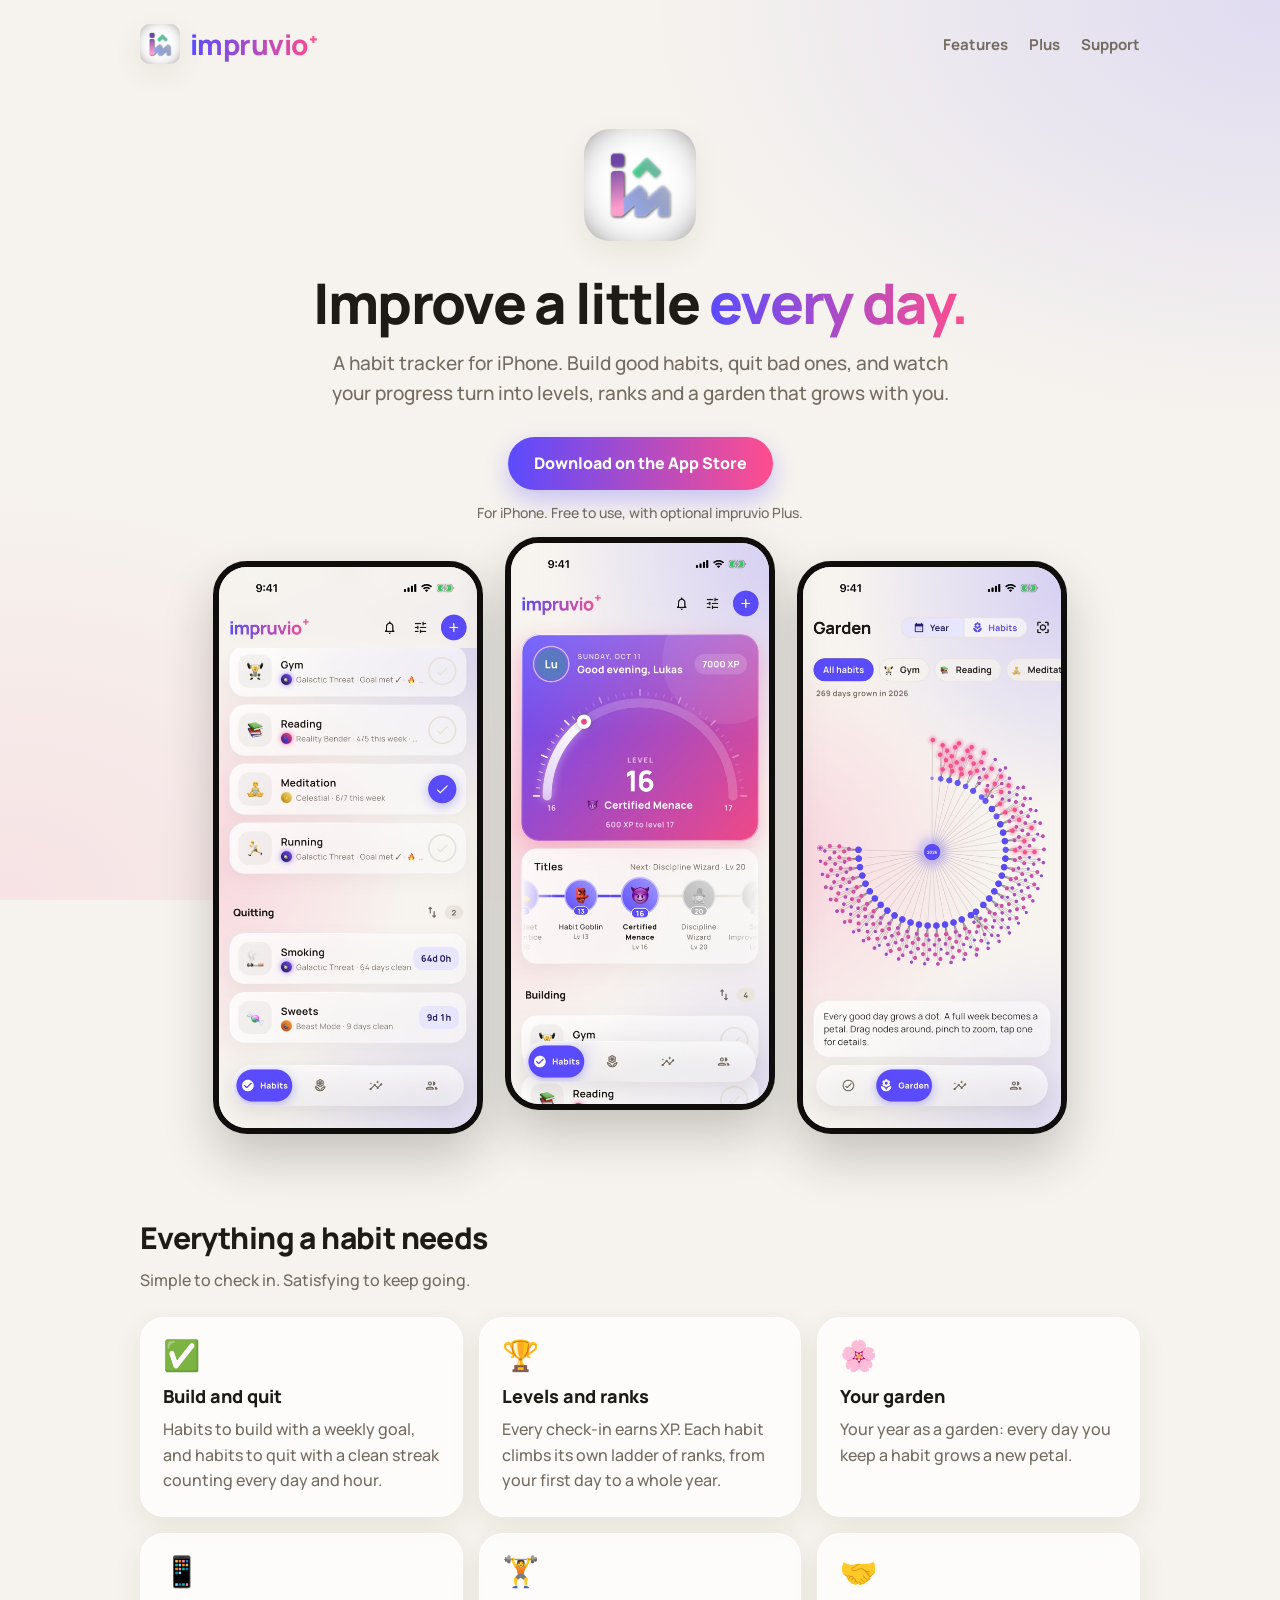
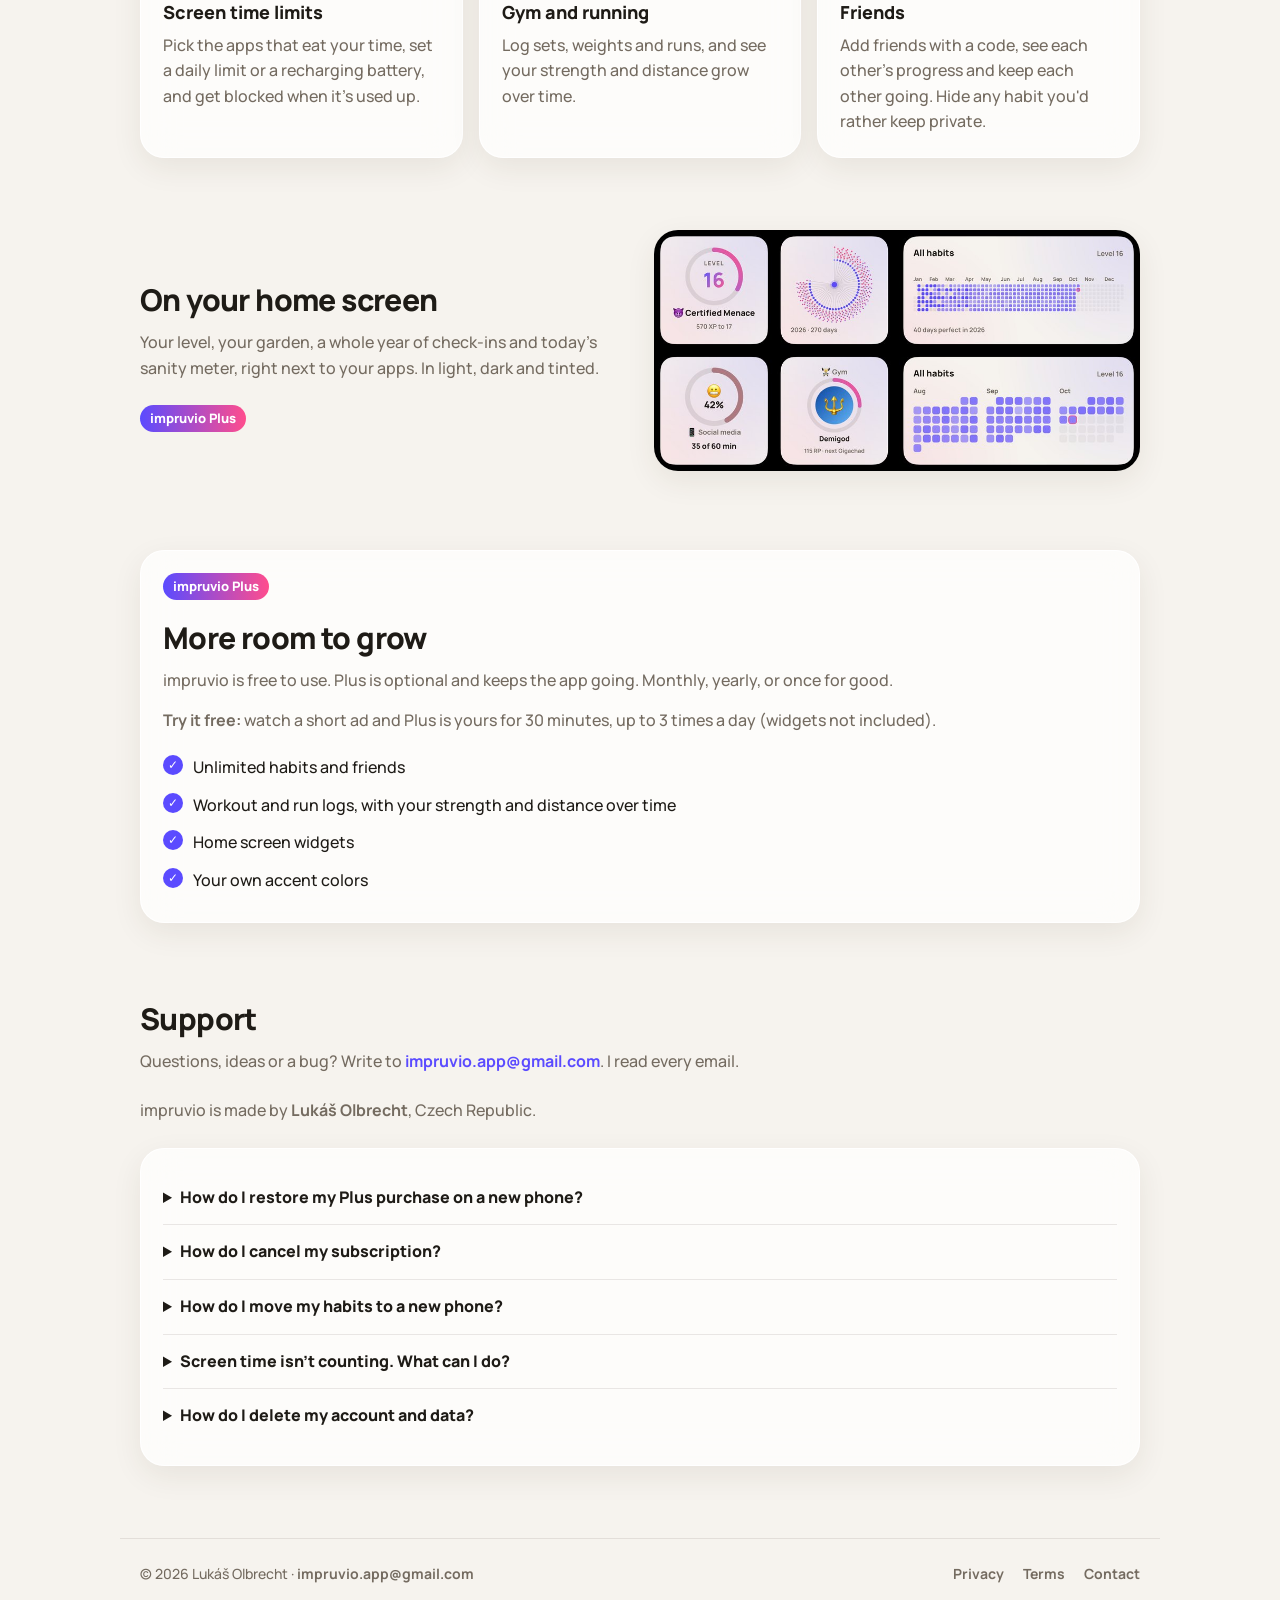
<file: index.html>
<!doctype html>
<html lang="en">
  <head>
    <meta charset="utf-8" />
    <meta name="viewport" content="width=device-width, initial-scale=1" />
    <title>impruvio · Habit tracker with ranks, a garden and screen time limits</title>
    <meta
      name="description"
      content="impruvio is a habit tracker for iPhone that makes progress feel like a game: build good habits, quit bad ones, climb ranks, grow your garden and limit social media with screen time blocks."
    />
    <link rel="canonical" href="https://impruvio.app/" />
    <meta property="og:type" content="website" />
    <meta property="og:site_name" content="impruvio" />
    <meta property="og:title" content="impruvio · Habit tracker with ranks, a garden and screen time limits" />
    <meta property="og:description" content="Build good habits, quit bad ones, climb ranks and grow your garden. For iPhone." />
    <meta property="og:url" content="https://impruvio.app/" />
    <meta property="og:image" content="https://impruvio.app/img/og.jpg" />
    <meta property="og:image:width" content="1200" />
    <meta property="og:image:height" content="630" />
    <meta name="twitter:card" content="summary_large_image" />
    <meta name="twitter:image" content="https://impruvio.app/img/og.jpg" />
    <script type="application/ld+json">
      {
        "@context": "https://schema.org",
        "@type": "WebSite",
        "name": "impruvio",
        "alternateName": ["impruvio.app", "impruvio habit tracker"],
        "url": "https://impruvio.app/"
      }
    </script>
    <script type="application/ld+json">
      {
        "@context": "https://schema.org",
        "@type": "MobileApplication",
        "name": "impruvio",
        "url": "https://impruvio.app/",
        "image": "https://impruvio.app/img/logo-512.png",
        "description": "A habit tracker that makes progress feel like a game: build good habits, quit bad ones, climb ranks, grow your garden and limit social media with screen time blocks.",
        "operatingSystem": "iOS",
        "applicationCategory": "HealthApplication",
        "offers": { "@type": "Offer", "price": "0", "priceCurrency": "EUR" },
        "downloadUrl": "https://apps.apple.com/app/id6822714865",
        "author": { "@type": "Person", "name": "Lukáš Olbrecht" },
        "email": "impruvio.app@gmail.com"
      }
    </script>
    <meta name="theme-color" content="#f6f3ee" media="(prefers-color-scheme: light)" />
    <meta name="theme-color" content="#131211" media="(prefers-color-scheme: dark)" />
    <link rel="icon" href="/favicon.ico" sizes="any" />
    <link rel="icon" type="image/png" sizes="48x48" href="/favicon-48.png" />
    <link rel="icon" type="image/png" sizes="96x96" href="/favicon-96.png" />
    <link rel="icon" type="image/png" sizes="192x192" href="/favicon-192.png" />
    <link rel="apple-touch-icon" href="apple-touch-icon.png" />
    <link rel="preconnect" href="https://fonts.googleapis.com" />
    <link rel="preconnect" href="https://fonts.gstatic.com" crossorigin />
    <link
      href="https://fonts.googleapis.com/css2?family=Manrope:wght@500;700;800&display=swap"
      rel="stylesheet"
    />
    <link rel="stylesheet" href="style.css" />
  </head>
  <body>
    <header>
      <div class="wrap">
        <a class="brand" href="./">
          <img src="img/icon.png" alt="" />
          <span class="wordmark">impruvio<sup>+</sup></span>
        </a>
        <nav>
          <a href="#features">Features</a>
          <a href="#plus">Plus</a>
          <a class="keep" href="#support">Support</a>
        </nav>
      </div>
    </header>

    <main>
      <div class="wrap hero">
        <img class="icon" src="img/icon.png" alt="impruvio app icon" />
        <h1>Improve a little <span class="gradient">every day.</span></h1>
        <p class="lead">
          A habit tracker for iPhone. Build good habits, quit bad ones, and
          watch your progress turn into levels, ranks and a garden that grows
          with you.
        </p>
        <a class="button" href="https://apps.apple.com/app/id6822714865">Download on the App Store</a>
        <span class="note">For iPhone. Free to use, with optional impruvio Plus.</span>

        <div class="phones">
          <img
            src="img/habits_indigo_pink_light.jpg"
            alt="impruvio habits list with ranks and streaks"
            loading="lazy"
          />
          <img
            class="light-only"
            src="img/home_indigo_pink_light.jpg"
            alt="impruvio home screen with your level and titles"
          />
          <img
            class="dark-only"
            src="img/home_indigo_pink_dark.jpg"
            alt="impruvio home screen with your level and titles"
          />
          <img
            src="img/garden_indigo_pink_light.jpg"
            alt="impruvio garden: every day you keep a habit grows a petal"
            loading="lazy"
          />
        </div>
      </div>

      <section id="features">
        <div class="wrap">
          <h2>Everything a habit needs</h2>
          <p class="section-lead">Simple to check in. Satisfying to keep going.</p>
          <div class="grid">
            <div class="card">
              <div class="emoji">✅</div>
              <h3>Build and quit</h3>
              <p>
                Habits to build with a weekly goal, and habits to quit with a
                clean streak counting every day and hour.
              </p>
            </div>
            <div class="card">
              <div class="emoji">🏆</div>
              <h3>Levels and ranks</h3>
              <p>
                Every check-in earns XP. Each habit climbs its own ladder of
                ranks, from your first day to a whole year.
              </p>
            </div>
            <div class="card">
              <div class="emoji">🌸</div>
              <h3>Your garden</h3>
              <p>
                Your year as a garden: every day you keep a habit grows a new
                petal.
              </p>
            </div>
            <div class="card">
              <div class="emoji">📱</div>
              <h3>Screen time limits</h3>
              <p>
                Pick the apps that eat your time, set a daily limit or a
                recharging battery, and get blocked when it's used up.
              </p>
            </div>
            <div class="card">
              <div class="emoji">🏋️</div>
              <h3>Gym and running</h3>
              <p>
                Log sets, weights and runs, and see your strength and distance
                grow over time.
              </p>
            </div>
            <div class="card">
              <div class="emoji">🤝</div>
              <h3>Friends</h3>
              <p>
                Add friends with a code, see each other's progress and keep each
                other going. Hide any habit you'd rather keep private.
              </p>
            </div>
          </div>
        </div>
      </section>

      <section id="widgets">
        <div class="wrap split">
          <div>
            <h2>On your home screen</h2>
            <p class="section-lead">
              Your level, your garden, a whole year of check-ins and today's
              sanity meter, right next to your apps. In light, dark and tinted.
            </p>
            <span class="plus-tag">impruvio Plus</span>
          </div>
          <div>
            <img class="light-only" src="img/widgets_light.jpg" alt="impruvio home screen widgets" loading="lazy" />
            <img class="dark-only" src="img/widgets_dark.jpg" alt="impruvio home screen widgets" loading="lazy" />
          </div>
        </div>
      </section>

      <section id="plus">
        <div class="wrap">
          <div class="card">
            <span class="plus-tag">impruvio Plus</span>
            <h2 style="margin-top: 14px">More room to grow</h2>
            <p class="section-lead" style="margin-bottom: 0">
              impruvio is free to use. Plus is optional and keeps the app going.
              Monthly, yearly, or once for good.
            </p>
            <p style="margin: 14px 0 0">
              <strong>Try it free:</strong> watch a short ad and Plus is yours
              for 30 minutes, up to 3 times a day (widgets not included).
            </p>
            <ul class="ticks">
              <li>Unlimited habits and friends</li>
              <li>Workout and run logs, with your strength and distance over time</li>
              <li>Home screen widgets</li>
              <li>Your own accent colors</li>
            </ul>
          </div>
        </div>
      </section>

      <section id="support">
        <div class="wrap">
          <h2>Support</h2>
          <p class="section-lead">
            Questions, ideas or a bug? Write to
            <a href="mailto:impruvio.app@gmail.com">impruvio.app@gmail.com</a>.
            I read every email.
          </p>
          <p class="section-lead">
            impruvio is made by <strong>Lukáš Olbrecht</strong>, Czech
            Republic.
          </p>
          <div class="card">
            <details>
              <summary>How do I restore my Plus purchase on a new phone?</summary>
              <p>
                Open impruvio → Settings → impruvio Plus → Restore purchase,
                signed in with the same Apple ID you bought it with.
              </p>
            </details>
            <details>
              <summary>How do I cancel my subscription?</summary>
              <p>
                In impruvio → Settings → impruvio Plus → Manage subscription, or
                in the iPhone Settings app → your name → Subscriptions. Plus
                stays on until the end of the period you paid for.
              </p>
            </details>
            <details>
              <summary>How do I move my habits to a new phone?</summary>
              <p>
                Sign in (Settings → Account) with Apple, Google or email on
                both phones. Your habits sync automatically.
              </p>
            </details>
            <details>
              <summary>Screen time isn't counting. What can I do?</summary>
              <p>
                impruvio needs Screen Time access (it asks when you set the
                habit up). Check iPhone Settings → Screen Time → Apps with
                Screen Time Access → impruvio. Minutes are counted in small
                steps, so the number can lag behind by a few minutes.
              </p>
            </details>
            <details>
              <summary>How do I delete my account and data?</summary>
              <p>
                Settings → Account → Delete account. This removes your account
                and everything stored online. Deleting the app removes the data
                on your phone. See the <a href="privacy.html">privacy policy</a>.
              </p>
            </details>
          </div>
        </div>
      </section>
    </main>

    <footer>
      <div class="wrap">
        <span>© 2026 Lukáš Olbrecht · <a class="inline" href="mailto:impruvio.app@gmail.com">impruvio.app@gmail.com</a></span>
        <span>
          <a href="privacy.html">Privacy</a>
          <a href="terms.html">Terms</a>
          <a href="contact.html">Contact</a>
        </span>
      </div>
    </footer>
  </body>
</html>
</file>
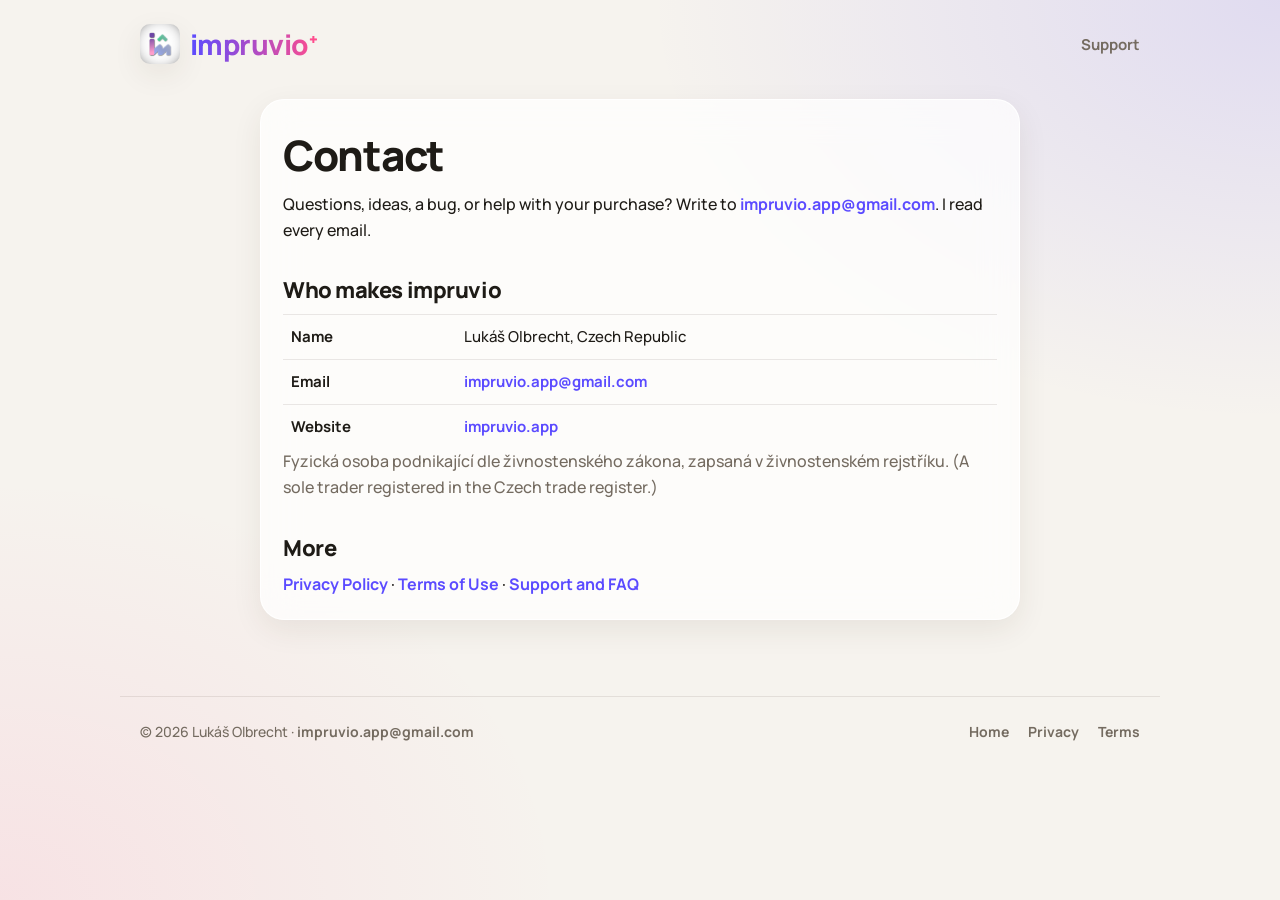
<file: contact.html>
<!doctype html>
<html lang="en">
  <head>
    <meta charset="utf-8" />
    <meta name="viewport" content="width=device-width, initial-scale=1" />
    <title>Contact · impruvio</title>
    <meta name="description" content="Who makes impruvio and how to reach us." />
    <link rel="canonical" href="https://impruvio.app/contact.html" />
    <meta property="og:title" content="Contact · impruvio" />
    <meta property="og:image" content="https://impruvio.app/img/og.jpg" />
    <link rel="icon" href="/favicon.ico" sizes="any" />
    <link rel="icon" type="image/png" sizes="48x48" href="/favicon-48.png" />
    <link rel="icon" type="image/png" sizes="96x96" href="/favicon-96.png" />
    <link rel="icon" type="image/png" sizes="192x192" href="/favicon-192.png" />
    <link rel="apple-touch-icon" href="apple-touch-icon.png" />
    <link rel="preconnect" href="https://fonts.googleapis.com" />
    <link rel="preconnect" href="https://fonts.gstatic.com" crossorigin />
    <link
      href="https://fonts.googleapis.com/css2?family=Manrope:wght@500;700;800&display=swap"
      rel="stylesheet"
    />
    <link rel="stylesheet" href="style.css" />
  </head>
  <body>
    <header>
      <div class="wrap">
        <a class="brand" href="./">
          <img src="img/icon.png" alt="" />
          <span class="wordmark">impruvio<sup>+</sup></span>
        </a>
        <nav>
          <a class="keep" href="./#support">Support</a>
        </nav>
      </div>
    </header>

    <main class="wrap">
      <article class="doc card">
        <h1>Contact</h1>
        <p>
          Questions, ideas, a bug, or help with your purchase? Write to
          <a href="mailto:impruvio.app@gmail.com">impruvio.app@gmail.com</a>.
          I read every email.
        </p>

        <h2>Who makes impruvio</h2>
        <table>
          <tr>
            <th>Name</th>
            <td>Lukáš Olbrecht, Czech Republic</td>
          </tr>
          <tr>
            <th>Email</th>
            <td><a href="mailto:impruvio.app@gmail.com">impruvio.app@gmail.com</a></td>
          </tr>
          <tr>
            <th>Website</th>
            <td><a href="https://impruvio.app">impruvio.app</a></td>
          </tr>
        </table>
        <p class="muted">
          Fyzická osoba podnikající dle živnostenského zákona, zapsaná v
          živnostenském rejstříku. (A sole trader registered in the Czech
          trade register.)
        </p>

        <h2>More</h2>
        <p>
          <a href="privacy.html">Privacy Policy</a> ·
          <a href="terms.html">Terms of Use</a> ·
          <a href="./#support">Support and FAQ</a>
        </p>
      </article>
    </main>

    <footer>
      <div class="wrap">
        <span>© 2026 Lukáš Olbrecht · <a class="inline" href="mailto:impruvio.app@gmail.com">impruvio.app@gmail.com</a></span>
        <span>
          <a href="./">Home</a>
          <a href="privacy.html">Privacy</a>
          <a href="terms.html">Terms</a>
        </span>
      </div>
    </footer>
  </body>
</html>
</file>
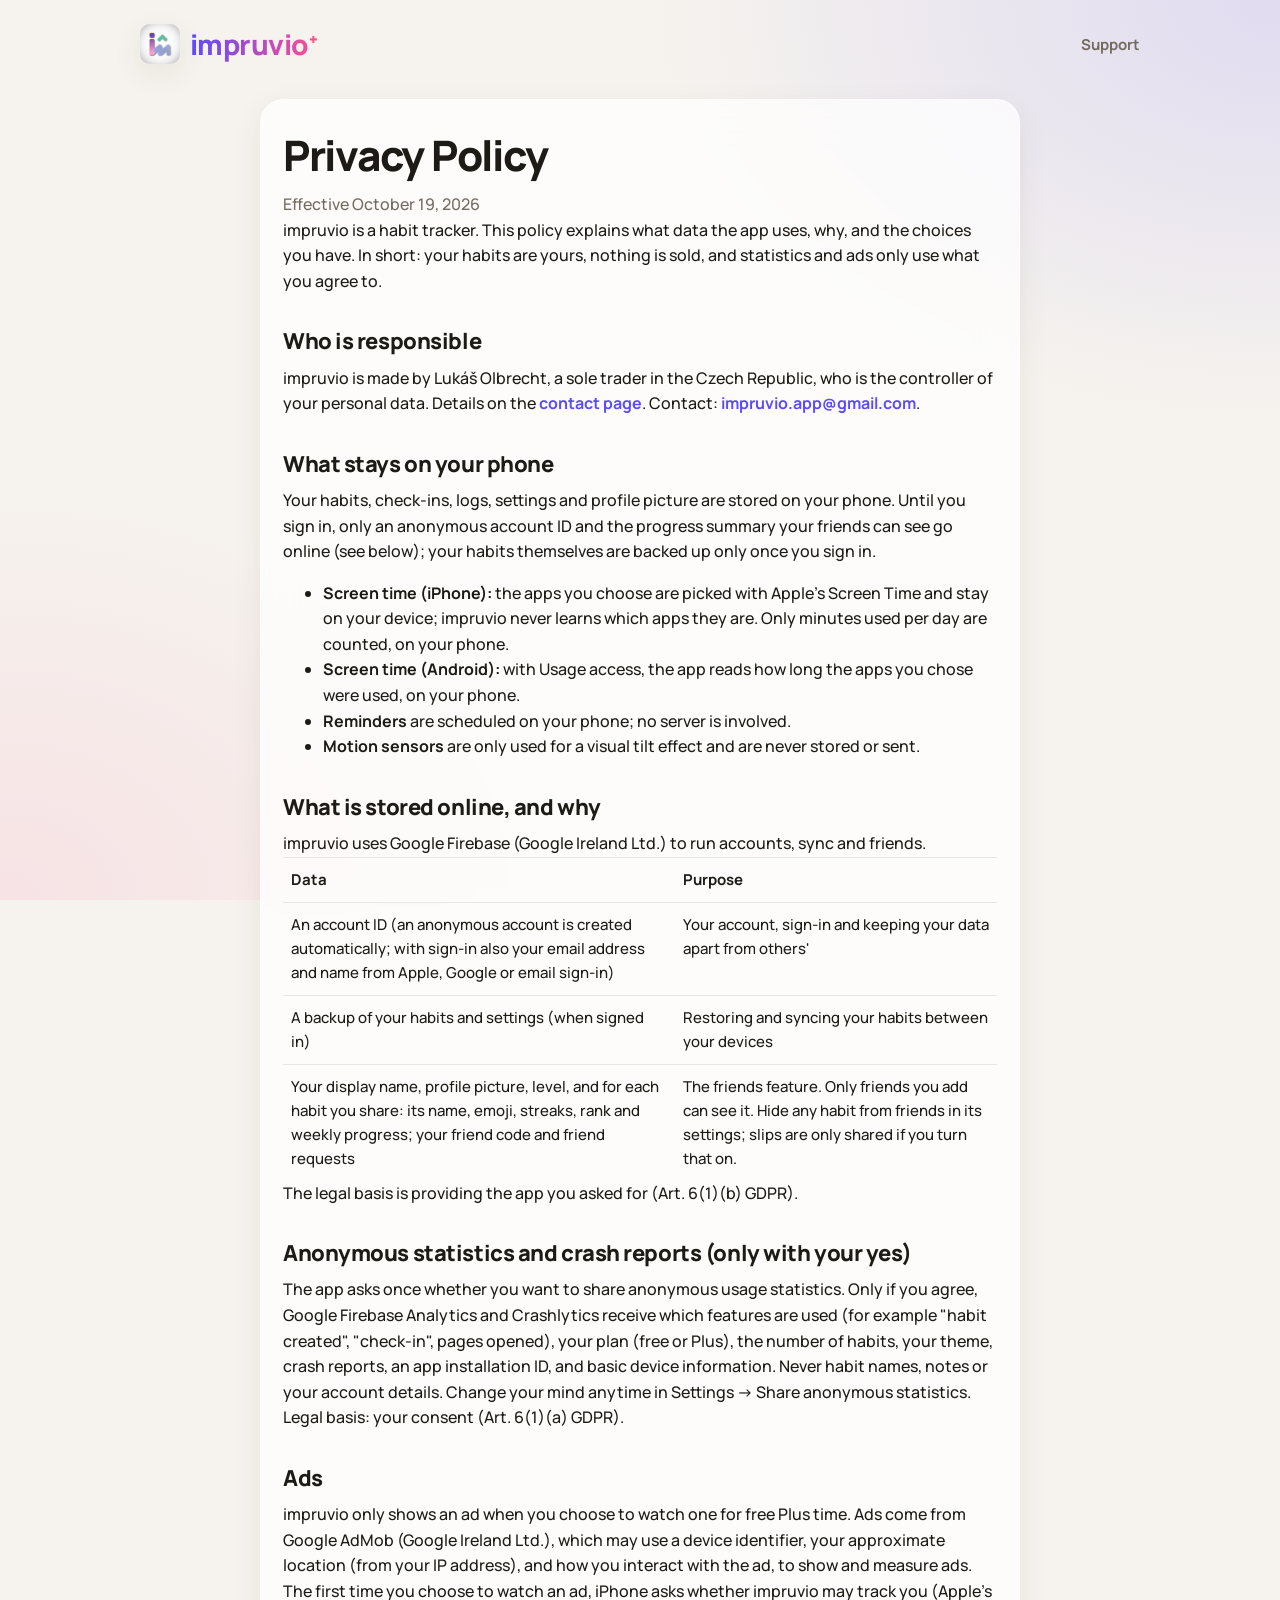
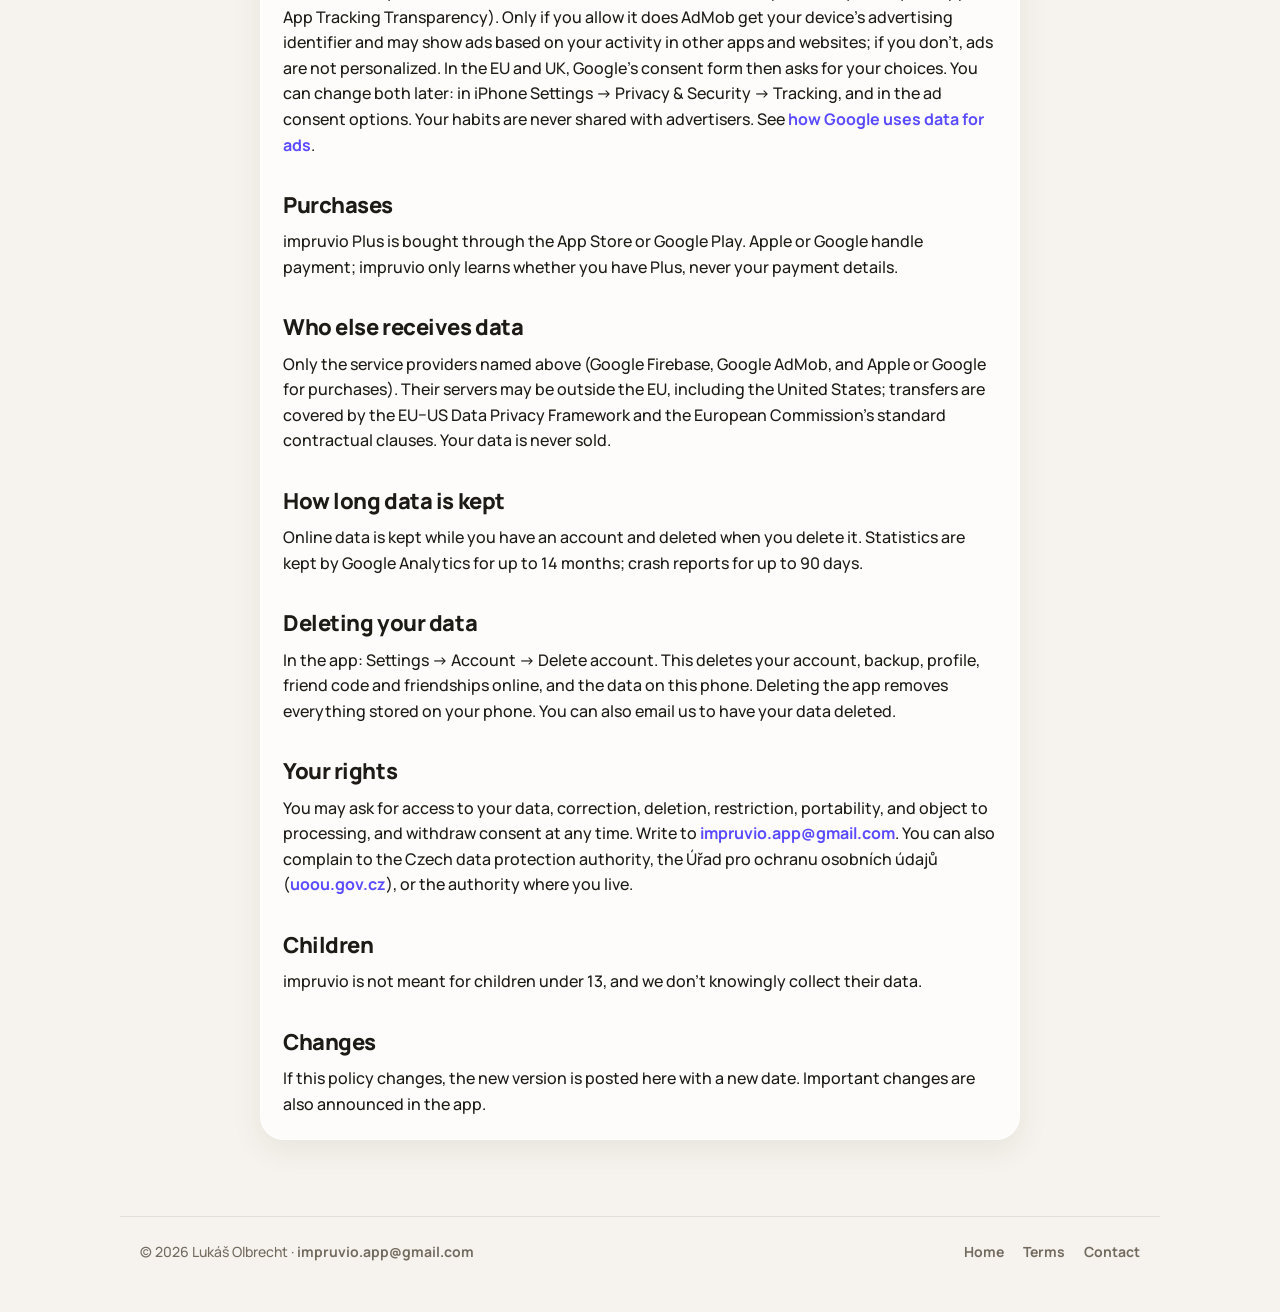
<file: privacy.html>
<!doctype html>
<html lang="en">
  <head>
    <meta charset="utf-8" />
    <meta name="viewport" content="width=device-width, initial-scale=1" />
    <title>Privacy Policy · impruvio</title>
    <meta name="description" content="How impruvio handles your data." />
    <link rel="canonical" href="https://impruvio.app/privacy.html" />
    <meta property="og:title" content="Privacy Policy · impruvio" />
    <meta property="og:image" content="https://impruvio.app/img/og.jpg" />
    <link rel="icon" href="/favicon.ico" sizes="any" />
    <link rel="icon" type="image/png" sizes="48x48" href="/favicon-48.png" />
    <link rel="icon" type="image/png" sizes="96x96" href="/favicon-96.png" />
    <link rel="icon" type="image/png" sizes="192x192" href="/favicon-192.png" />
    <link rel="apple-touch-icon" href="apple-touch-icon.png" />
    <link rel="preconnect" href="https://fonts.googleapis.com" />
    <link rel="preconnect" href="https://fonts.gstatic.com" crossorigin />
    <link
      href="https://fonts.googleapis.com/css2?family=Manrope:wght@500;700;800&display=swap"
      rel="stylesheet"
    />
    <link rel="stylesheet" href="style.css" />
  </head>
  <body>
    <header>
      <div class="wrap">
        <a class="brand" href="./">
          <img src="img/icon.png" alt="" />
          <span class="wordmark">impruvio<sup>+</sup></span>
        </a>
        <nav>
          <a class="keep" href="./#support">Support</a>
        </nav>
      </div>
    </header>

    <main class="wrap">
      <article class="doc card">
        <h1>Privacy Policy</h1>
        <p class="muted">Effective October 19, 2026</p>

        <p>
          impruvio is a habit tracker. This policy explains what data the app
          uses, why, and the choices you have. In short: your habits are yours,
          nothing is sold, and statistics and ads only use what you agree to.
        </p>

        <h2>Who is responsible</h2>
        <p>
          impruvio is made by Lukáš Olbrecht, a sole trader in the Czech
          Republic, who is the controller of your personal data. Details on the
          <a href="contact.html">contact page</a>. Contact:
          <a href="mailto:impruvio.app@gmail.com">impruvio.app@gmail.com</a>.
        </p>

        <h2>What stays on your phone</h2>
        <p>
          Your habits, check-ins, logs, settings and profile picture are stored
          on your phone. Until you sign in, only an anonymous account ID and
          the progress summary your friends can see go online (see below); your
          habits themselves are backed up only once you sign in.
        </p>
        <ul>
          <li>
            <strong>Screen time (iPhone):</strong> the apps you choose are
            picked with Apple's Screen Time and stay on your device; impruvio
            never learns which apps they are. Only minutes used per day are
            counted, on your phone.
          </li>
          <li>
            <strong>Screen time (Android):</strong> with Usage access, the app
            reads how long the apps you chose were used, on your phone.
          </li>
          <li>
            <strong>Reminders</strong> are scheduled on your phone; no server
            is involved.
          </li>
          <li>
            <strong>Motion sensors</strong> are only used for a visual tilt
            effect and are never stored or sent.
          </li>
        </ul>

        <h2>What is stored online, and why</h2>
        <p>
          impruvio uses Google Firebase (Google Ireland Ltd.) to run accounts,
          sync and friends.
        </p>
        <table>
          <tr>
            <th>Data</th>
            <th>Purpose</th>
          </tr>
          <tr>
            <td>
              An account ID (an anonymous account is created automatically;
              with sign-in also your email address and name from Apple, Google
              or email sign-in)
            </td>
            <td>Your account, sign-in and keeping your data apart from others'</td>
          </tr>
          <tr>
            <td>A backup of your habits and settings (when signed in)</td>
            <td>Restoring and syncing your habits between your devices</td>
          </tr>
          <tr>
            <td>
              Your display name, profile picture, level, and for each habit you
              share: its name, emoji, streaks, rank and weekly progress; your
              friend code and friend requests
            </td>
            <td>
              The friends feature. Only friends you add can see it. Hide any
              habit from friends in its settings; slips are only shared if you
              turn that on.
            </td>
          </tr>
        </table>
        <p>
          The legal basis is providing the app you asked for (Art. 6(1)(b)
          GDPR).
        </p>

        <h2>Anonymous statistics and crash reports (only with your yes)</h2>
        <p>
          The app asks once whether you want to share anonymous usage
          statistics. Only if you agree, Google Firebase Analytics and
          Crashlytics receive which features are used (for example "habit
          created", "check-in", pages opened), your plan (free or Plus), the
          number of habits, your theme, crash reports, an app installation ID,
          and basic device information. Never habit names, notes or your
          account details. Change your mind anytime in Settings → Share
          anonymous statistics. Legal basis: your consent (Art. 6(1)(a) GDPR).
        </p>

        <h2>Ads</h2>
        <p>
          impruvio only shows an ad when you choose to watch one for free Plus
          time. Ads come from Google AdMob (Google Ireland Ltd.), which may use
          a device identifier, your approximate location (from your IP
          address), and how you interact with the ad, to show and measure ads.
          The first time you choose to watch an ad, iPhone asks whether
          impruvio may track you (Apple's App Tracking Transparency). Only if
          you allow it does AdMob get your device's advertising identifier and
          may show ads based on your activity in other apps and websites; if
          you don't, ads are not personalized. In the EU and UK, Google's
          consent form then asks for your choices. You can change both later:
          in iPhone Settings → Privacy &amp; Security → Tracking, and in the
          ad consent options. Your habits are never shared with advertisers.
          See <a href="https://policies.google.com/technologies/ads">how Google uses data for ads</a>.
        </p>

        <h2>Purchases</h2>
        <p>
          impruvio Plus is bought through the App Store or Google Play. Apple
          or Google handle payment; impruvio only learns whether you have Plus,
          never your payment details.
        </p>

        <h2>Who else receives data</h2>
        <p>
          Only the service providers named above (Google Firebase, Google
          AdMob, and Apple or Google for purchases). Their servers may be
          outside the EU, including the United States; transfers are covered
          by the EU–US Data Privacy Framework and the European Commission's
          standard contractual clauses. Your data is never sold.
        </p>

        <h2>How long data is kept</h2>
        <p>
          Online data is kept while you have an account and deleted when you
          delete it. Statistics are kept by Google Analytics for up to 14
          months; crash reports for up to 90 days.
        </p>

        <h2>Deleting your data</h2>
        <p>
          In the app: Settings → Account → Delete account. This deletes your
          account, backup, profile, friend code and friendships online, and the
          data on this phone. Deleting the app removes everything stored on
          your phone. You can also email us to have your data deleted.
        </p>

        <h2>Your rights</h2>
        <p>
          You may ask for access to your data, correction, deletion,
          restriction, portability, and object to processing, and withdraw
          consent at any time. Write to
          <a href="mailto:impruvio.app@gmail.com">impruvio.app@gmail.com</a>.
          You can also complain to the Czech data protection authority, the
          Úřad pro ochranu osobních údajů (<a href="https://uoou.gov.cz">uoou.gov.cz</a>),
          or the authority where you live.
        </p>

        <h2>Children</h2>
        <p>
          impruvio is not meant for children under 13, and we don't knowingly
          collect their data.
        </p>

        <h2>Changes</h2>
        <p>
          If this policy changes, the new version is posted here with a new
          date. Important changes are also announced in the app.
        </p>
      </article>
    </main>

    <footer>
      <div class="wrap">
        <span>© 2026 Lukáš Olbrecht · <a class="inline" href="mailto:impruvio.app@gmail.com">impruvio.app@gmail.com</a></span>
        <span>
          <a href="./">Home</a>
          <a href="terms.html">Terms</a>
          <a href="contact.html">Contact</a>
        </span>
      </div>
    </footer>
  </body>
</html>
</file>
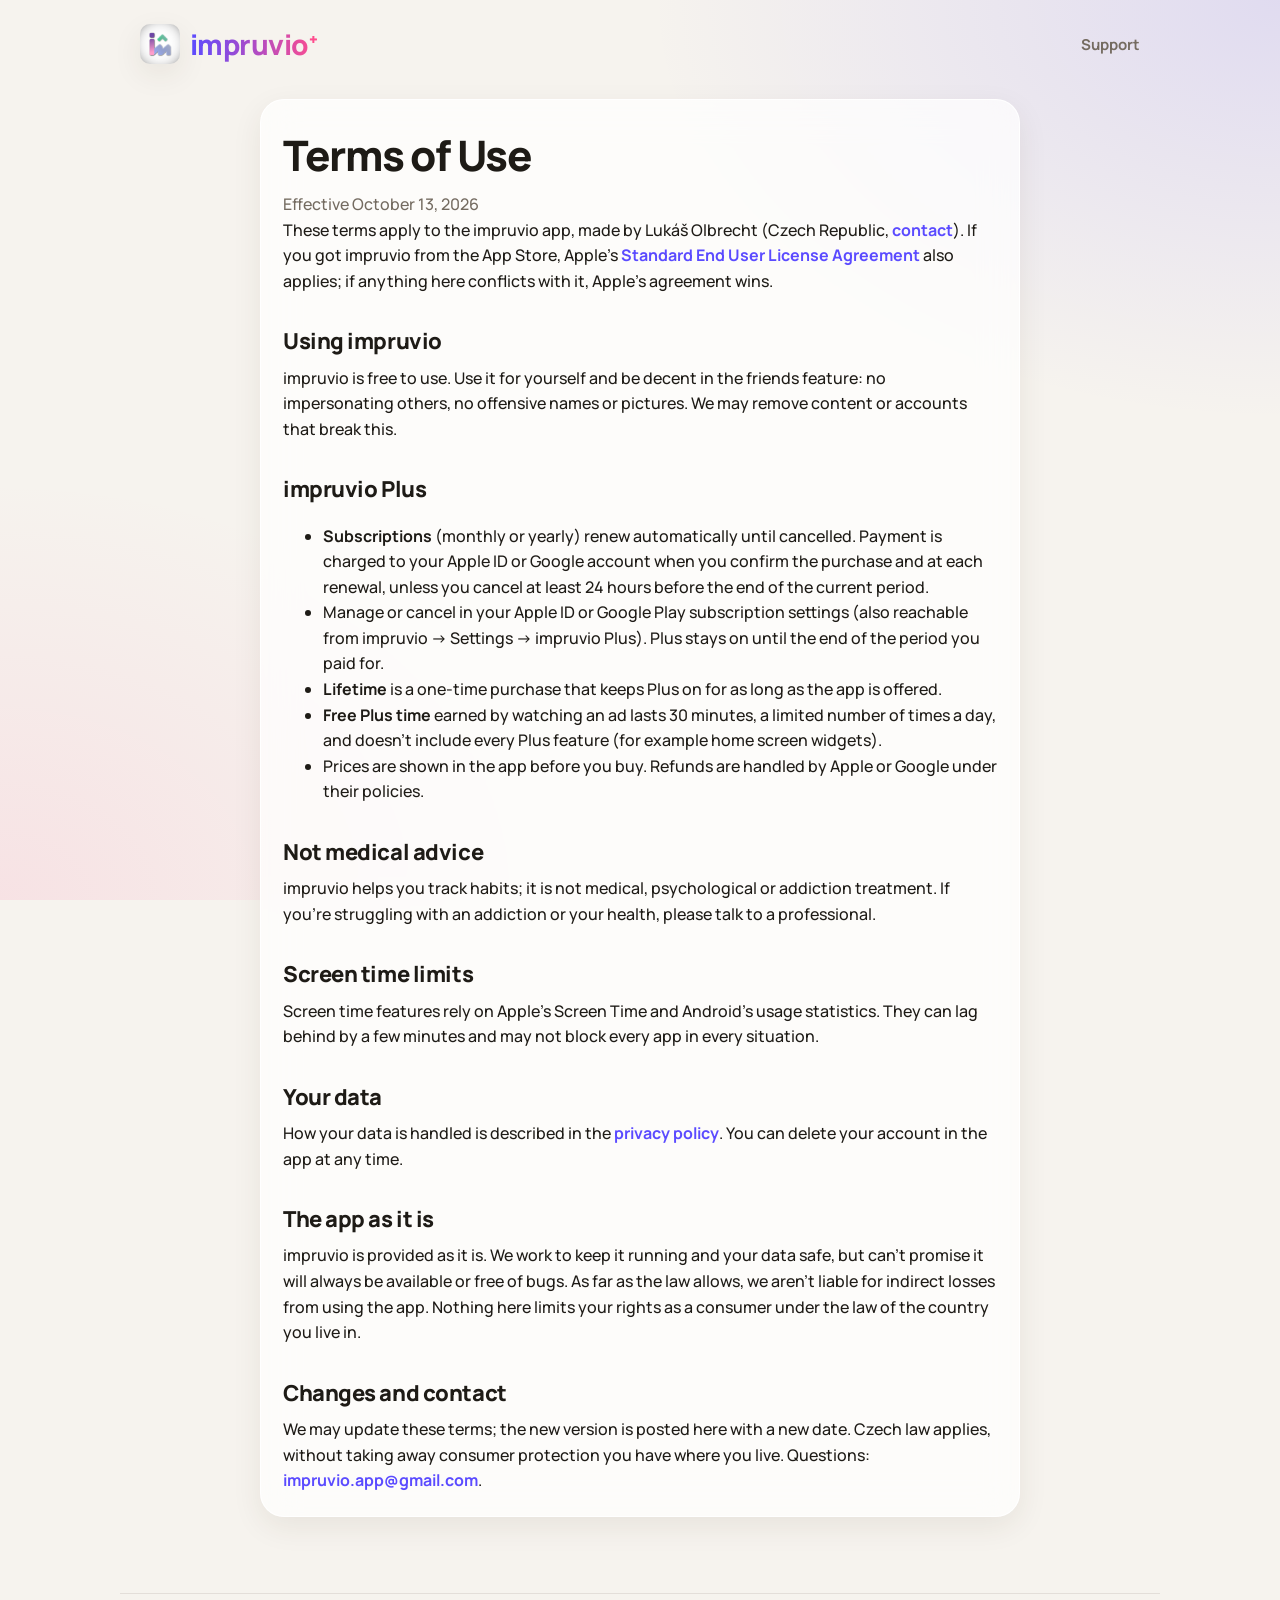
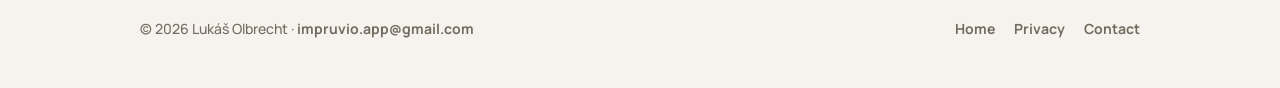
<file: terms.html>
<!doctype html>
<html lang="en">
  <head>
    <meta charset="utf-8" />
    <meta name="viewport" content="width=device-width, initial-scale=1" />
    <title>Terms of Use · impruvio</title>
    <meta name="description" content="The terms for using impruvio and impruvio Plus." />
    <link rel="canonical" href="https://impruvio.app/terms.html" />
    <meta property="og:title" content="Terms of Use · impruvio" />
    <meta property="og:image" content="https://impruvio.app/img/og.jpg" />
    <link rel="icon" href="/favicon.ico" sizes="any" />
    <link rel="icon" type="image/png" sizes="48x48" href="/favicon-48.png" />
    <link rel="icon" type="image/png" sizes="96x96" href="/favicon-96.png" />
    <link rel="icon" type="image/png" sizes="192x192" href="/favicon-192.png" />
    <link rel="apple-touch-icon" href="apple-touch-icon.png" />
    <link rel="preconnect" href="https://fonts.googleapis.com" />
    <link rel="preconnect" href="https://fonts.gstatic.com" crossorigin />
    <link
      href="https://fonts.googleapis.com/css2?family=Manrope:wght@500;700;800&display=swap"
      rel="stylesheet"
    />
    <link rel="stylesheet" href="style.css" />
  </head>
  <body>
    <header>
      <div class="wrap">
        <a class="brand" href="./">
          <img src="img/icon.png" alt="" />
          <span class="wordmark">impruvio<sup>+</sup></span>
        </a>
        <nav>
          <a class="keep" href="./#support">Support</a>
        </nav>
      </div>
    </header>

    <main class="wrap">
      <article class="doc card">
        <h1>Terms of Use</h1>
        <p class="muted">Effective October 13, 2026</p>

        <p>
          These terms apply to the impruvio app, made by Lukáš Olbrecht
          (Czech Republic, <a href="contact.html">contact</a>). If you got impruvio from the App Store, Apple's
          <a href="https://www.apple.com/legal/internet-services/itunes/dev/stdeula/">Standard End User License Agreement</a>
          also applies; if anything here conflicts with it, Apple's agreement
          wins.
        </p>

        <h2>Using impruvio</h2>
        <p>
          impruvio is free to use. Use it for yourself and be decent in the
          friends feature: no impersonating others, no offensive names or
          pictures. We may remove content or accounts that break this.
        </p>

        <h2>impruvio Plus</h2>
        <ul>
          <li>
            <strong>Subscriptions</strong> (monthly or yearly) renew
            automatically until cancelled. Payment is charged to your Apple ID
            or Google account when you confirm the purchase and at each
            renewal, unless you cancel at least 24 hours before the end of the
            current period.
          </li>
          <li>
            Manage or cancel in your Apple ID or Google Play subscription
            settings (also reachable from impruvio → Settings → impruvio Plus).
            Plus stays on until the end of the period you paid for.
          </li>
          <li>
            <strong>Lifetime</strong> is a one-time purchase that keeps Plus on
            for as long as the app is offered.
          </li>
          <li>
            <strong>Free Plus time</strong> earned by watching an ad lasts 30
            minutes, a limited number of times a day, and doesn't include every
            Plus feature (for example home screen widgets).
          </li>
          <li>
            Prices are shown in the app before you buy. Refunds are handled by
            Apple or Google under their policies.
          </li>
        </ul>

        <h2>Not medical advice</h2>
        <p>
          impruvio helps you track habits; it is not medical, psychological or
          addiction treatment. If you're struggling with an addiction or your
          health, please talk to a professional.
        </p>

        <h2>Screen time limits</h2>
        <p>
          Screen time features rely on Apple's Screen Time and Android's usage
          statistics. They can lag behind by a few minutes and may not block
          every app in every situation.
        </p>

        <h2>Your data</h2>
        <p>
          How your data is handled is described in the
          <a href="privacy.html">privacy policy</a>. You can delete your
          account in the app at any time.
        </p>

        <h2>The app as it is</h2>
        <p>
          impruvio is provided as it is. We work to keep it running and your
          data safe, but can't promise it will always be available or free of
          bugs. As far as the law allows, we aren't liable for indirect losses
          from using the app. Nothing here limits your rights as a consumer
          under the law of the country you live in.
        </p>

        <h2>Changes and contact</h2>
        <p>
          We may update these terms; the new version is posted here with a new
          date. Czech law applies, without taking away consumer protection you
          have where you live. Questions:
          <a href="mailto:impruvio.app@gmail.com">impruvio.app@gmail.com</a>.
        </p>
      </article>
    </main>

    <footer>
      <div class="wrap">
        <span>© 2026 Lukáš Olbrecht · <a class="inline" href="mailto:impruvio.app@gmail.com">impruvio.app@gmail.com</a></span>
        <span>
          <a href="./">Home</a>
          <a href="privacy.html">Privacy</a>
          <a href="contact.html">Contact</a>
        </span>
      </div>
    </footer>
  </body>
</html>
</file>
<file: style.css>
/* impruvio: the app's look (lib/theme/app_theme.dart) on the web. */
:root {
  --bg: #f6f3ee;
  --ink: #1e1b16;
  --muted: #746b60;
  --card: rgba(255, 255, 255, 0.72);
  --card-border: rgba(255, 255, 255, 0.9);
  --line: rgba(59, 47, 30, 0.1);
  --accent1: #5b4bff;
  --accent2: #ff4d8d;
  --wash1: rgba(91, 75, 255, 0.14);
  --wash2: rgba(255, 77, 141, 0.1);
  --shadow: 0 10px 30px rgba(59, 47, 30, 0.08);
  --radius: 24px;
}

@media (prefers-color-scheme: dark) {
  :root {
    --bg: #131211;
    --ink: #f2ede6;
    --muted: #a39a8f;
    --card: rgba(255, 255, 255, 0.05);
    --card-border: rgba(255, 255, 255, 0.08);
    --line: rgba(255, 255, 255, 0.08);
    --accent1: #8a7fff;
    --accent2: #ff79a8;
    --wash1: rgba(138, 127, 255, 0.2);
    --wash2: rgba(255, 121, 168, 0.14);
    --shadow: 0 10px 30px rgba(0, 0, 0, 0.35);
  }
}

* {
  box-sizing: border-box;
}

html {
  -webkit-text-size-adjust: 100%;
}

body {
  margin: 0;
  font-family: "Manrope", system-ui, -apple-system, sans-serif;
  font-weight: 500;
  line-height: 1.6;
  color: var(--ink);
  background-color: var(--bg);
  /* The app's soft accent washes. */
  background-image:
    radial-gradient(900px 600px at 100% 0%, var(--wash1), transparent 70%),
    radial-gradient(800px 600px at 0% 100%, var(--wash2), transparent 70%);
  background-attachment: fixed;
  min-height: 100vh;
}

a {
  color: var(--accent1);
  font-weight: 700;
  text-decoration: none;
}

a:hover {
  text-decoration: underline;
}

.wrap {
  max-width: 1040px;
  margin: 0 auto;
  padding: 0 20px;
}

/* Header */
header {
  padding: 22px 0;
}

header .wrap {
  display: flex;
  align-items: center;
  justify-content: space-between;
  gap: 16px;
}

.brand {
  display: flex;
  align-items: center;
  gap: 10px;
  color: var(--ink);
}

.brand:hover {
  text-decoration: none;
}

.brand img {
  width: 40px;
  height: 40px;
  border-radius: 10px;
  box-shadow: var(--shadow);
}

.wordmark {
  font-size: 28px;
  font-weight: 800;
  letter-spacing: -0.02em;
  background: linear-gradient(90deg, var(--accent1), var(--accent2));
  -webkit-background-clip: text;
  background-clip: text;
  color: transparent;
}

.wordmark sup {
  font-size: 0.55em;
  color: var(--accent2);
  -webkit-text-fill-color: var(--accent2);
}

nav a {
  color: var(--muted);
  margin-left: 18px;
  font-size: 15px;
}

/* Hero */
.hero {
  text-align: center;
  padding: 40px 0 24px;
}

.hero .icon {
  width: 112px;
  height: 112px;
  border-radius: 26px;
  box-shadow: var(--shadow);
}

h1 {
  font-size: clamp(34px, 6vw, 56px);
  line-height: 1.1;
  font-weight: 800;
  letter-spacing: -0.03em;
  margin: 24px 0 14px;
}

.gradient {
  background: linear-gradient(90deg, var(--accent1), var(--accent2));
  -webkit-background-clip: text;
  background-clip: text;
  color: transparent;
}

.lead {
  font-size: 19px;
  color: var(--muted);
  max-width: 620px;
  margin: 0 auto 28px;
}

.button {
  display: inline-block;
  padding: 14px 26px;
  border-radius: 999px;
  color: #fff;
  font-weight: 800;
  background: linear-gradient(90deg, var(--accent1), var(--accent2));
  box-shadow: 0 10px 24px rgba(91, 75, 255, 0.3);
}

.button:hover {
  text-decoration: none;
  filter: brightness(1.05);
}

.note {
  display: block;
  margin-top: 12px;
  font-size: 14px;
  color: var(--muted);
}

/* Phone screenshots */
.phones {
  display: flex;
  justify-content: center;
  align-items: flex-end;
  gap: 22px;
  padding: 36px 0 20px;
}

.phones img {
  width: 30%;
  max-width: 270px;
  border-radius: 34px;
  border: 6px solid #0f0e0d;
  box-shadow: 0 24px 50px rgba(30, 27, 22, 0.22);
}

.phones img:nth-child(2) {
  transform: translateY(-24px);
}

/* Cards */
section {
  padding: 36px 0;
}

h2 {
  font-size: 30px;
  font-weight: 800;
  letter-spacing: -0.02em;
  margin: 0 0 6px;
}

.section-lead {
  color: var(--muted);
  margin: 0 0 24px;
}

.grid {
  display: grid;
  grid-template-columns: repeat(auto-fit, minmax(240px, 1fr));
  gap: 16px;
}

.card {
  background: var(--card);
  border: 1px solid var(--card-border);
  border-radius: var(--radius);
  padding: 22px;
  box-shadow: var(--shadow);
  backdrop-filter: blur(18px);
  -webkit-backdrop-filter: blur(18px);
}

.card .emoji {
  font-size: 30px;
  line-height: 1;
}

.card h3 {
  font-size: 18px;
  font-weight: 800;
  margin: 12px 0 6px;
}

.card p {
  margin: 0;
  color: var(--muted);
}

.split {
  display: grid;
  grid-template-columns: 1fr 1fr;
  gap: 28px;
  align-items: center;
}

.split img {
  width: 100%;
  border-radius: var(--radius);
  box-shadow: var(--shadow);
}

.plus-tag {
  display: inline-block;
  padding: 3px 10px;
  border-radius: 999px;
  font-size: 13px;
  font-weight: 800;
  color: #fff;
  background: linear-gradient(90deg, var(--accent1), var(--accent2));
}

ul.ticks {
  list-style: none;
  padding: 0;
  margin: 16px 0 0;
}

ul.ticks li {
  padding: 6px 0 6px 30px;
  position: relative;
}

ul.ticks li::before {
  content: "✓";
  position: absolute;
  left: 0;
  top: 6px;
  width: 20px;
  height: 20px;
  border-radius: 50%;
  font-size: 12px;
  font-weight: 800;
  line-height: 20px;
  text-align: center;
  color: #fff;
  background: var(--accent1);
}

/* FAQ */
details {
  border-top: 1px solid var(--line);
  padding: 14px 0;
}

details:first-of-type {
  border-top: none;
}

summary {
  cursor: pointer;
  font-weight: 800;
}

details p {
  color: var(--muted);
  margin: 10px 0 0;
}

/* Legal pages */
.doc {
  max-width: 760px;
  margin: 10px auto 40px;
}

.doc h1 {
  font-size: clamp(30px, 5vw, 42px);
  margin-top: 10px;
}

.doc h2 {
  font-size: 22px;
  margin-top: 30px;
}

.doc p,
.doc li {
  color: var(--ink);
}

.doc .muted {
  color: var(--muted);
}

.doc table {
  width: 100%;
  border-collapse: collapse;
  font-size: 15px;
}

.doc th,
.doc td {
  text-align: left;
  vertical-align: top;
  padding: 10px 8px;
  border-top: 1px solid var(--line);
}

/* Footer */
footer {
  padding: 36px 0 48px;
  color: var(--muted);
  font-size: 14px;
}

footer .wrap {
  display: flex;
  flex-wrap: wrap;
  justify-content: space-between;
  gap: 12px;
  border-top: 1px solid var(--line);
  padding-top: 24px;
}

footer a {
  color: var(--muted);
  margin-left: 16px;
}

footer a.inline {
  margin-left: 0;
}

/* Light/dark pictures */
.dark-only {
  display: none;
}

@media (prefers-color-scheme: dark) {
  .light-only {
    display: none;
  }

  .dark-only {
    display: block;
  }
}

@media (max-width: 720px) {
  h1 {
    font-size: 30px;
  }

  .lead {
    font-size: 17px;
  }

  nav a:not(.keep) {
    display: none;
  }

  .phones {
    gap: 10px;
  }

  .phones img {
    border-radius: 22px;
    border-width: 4px;
  }

  .split {
    grid-template-columns: 1fr;
  }

  footer a {
    margin: 0 16px 0 0;
  }
}
</file>
